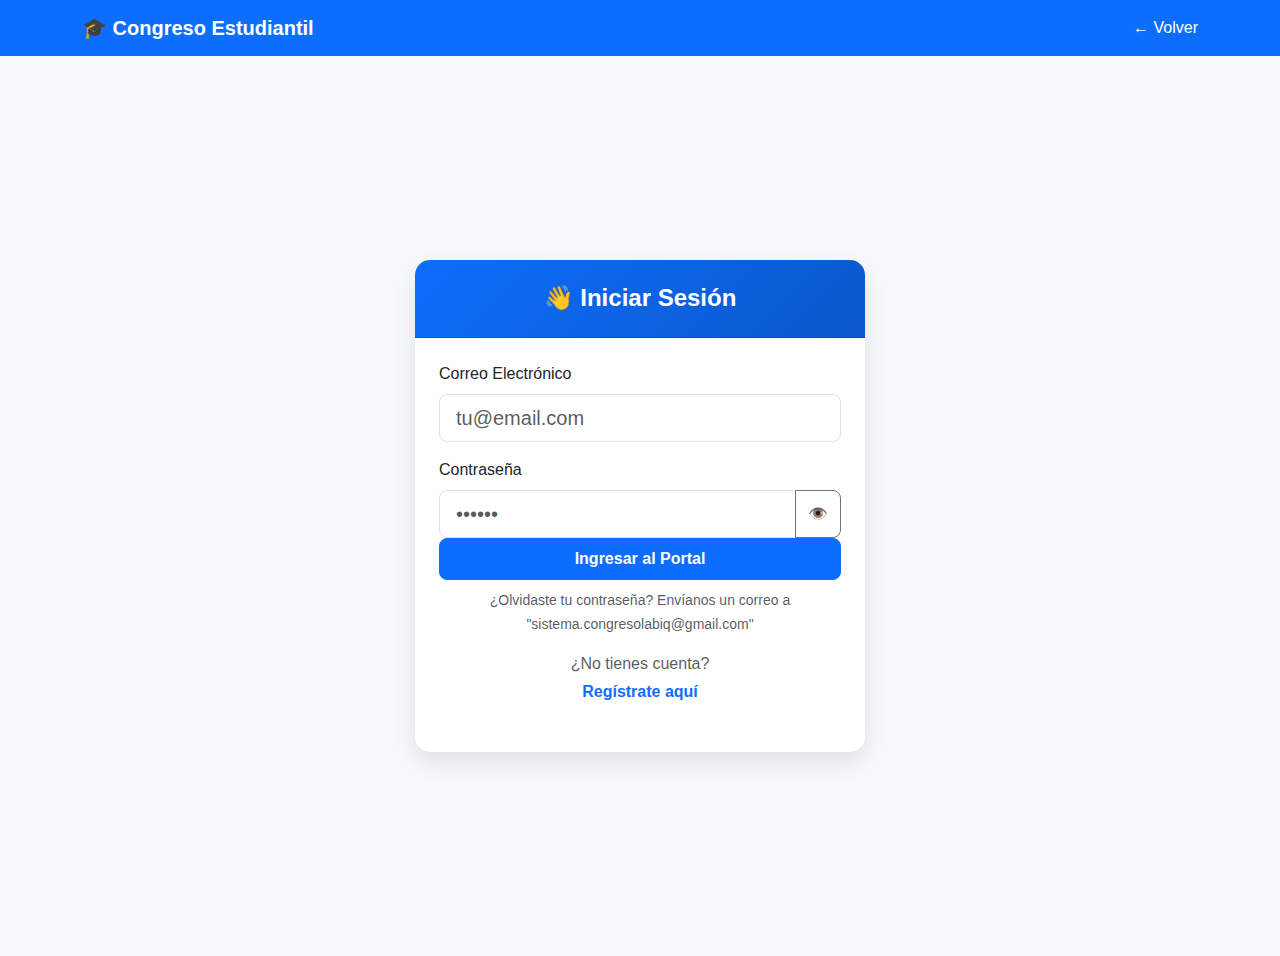
<file: admin-dashboard.html>
<!DOCTYPE html>
<html lang="es">

<head>
    <meta charset="UTF-8">
    <meta name="viewport" content="width=device-width, initial-scale=1.0">
    <title>Panel Admin</title>
    <link href="https://cdn.jsdelivr.net/npm/bootstrap@5.1.3/dist/css/bootstrap.min.css" rel="stylesheet">
    <link href="css/style.css" rel="stylesheet">
    <link rel="icon" type="image/png"
        href="https://raw.githubusercontent.com/congresolabiq-debug/Sistema/refs/heads/main/favicon.ico">
</head>

<body class="admin-container">

    <!-- Navbar con botón Hamburguesa para Móvil -->
    <nav class="navbar navbar-expand-lg navbar-dark bg-primary sticky-top">
        <div class="container">
            <a class="navbar-brand fw-bold" href="#">🎓 Panel Admin</a>

            <!-- Botón toggle para móvil -->
            <button class="navbar-toggler" type="button" data-bs-toggle="collapse" data-bs-target="#navbarNav">
                <span class="navbar-toggler-icon"></span>
            </button>

            <div class="collapse navbar-collapse" id="navbarNav">
                <ul class="navbar-nav ms-auto">
                    <li class="nav-item">
                        <span class="nav-link active">👤 Administrador</span>
                    </li>
                    <li class="nav-item">
                        <!-- Botón Cerrar Sesión -->
                        <button class="btn btn-link nav-link fw-bold" onclick="handleLogout()">
                            🚪 Cerrar Sesión
                        </button>
                    </li>
                </ul>
            </div>
        </div>
    </nav>

    <div class="container-fluid py-4">
        <div class="row">
            <!-- Sidebar -->
            <div class="col-lg-3 mb-4">
                <div class="card stats-card">
                    <div class="card-header bg-primary text-white">
                        <h5 class="mb-0">📊 Menú</h5>
                    </div>
                    <div class="card-body p-2">
                        <div class="d-grid gap-2">
                            <button class="btn btn-outline-primary text-start p-3" onclick="showSection('assignments')">
                                📋 Asignaciones
                            </button>
                            <button class="btn btn-outline-success fw-bold text-start p-3"
                                onclick="showSection('ready')">
                                ✅ Por Dictaminar <span id="readyBadge"
                                    class="badge bg-danger rounded-pill d-none">0</span>
                            </button>
                            <button class="btn btn-outline-secondary text-start p-3" onclick="showSection('works')">
                                📝 Trabajos Pendientes
                            </button>
                            <!-- BOTÓN MOVIDO AL LUGAR CORRECTO -->
                            <button class="btn btn-outline-dark fw-bold text-start p-3" onclick="showSection('event')">
                                🏆 Fase 2: Premiación
                            </button>
                        </div>
                    </div>
                </div>

                <!-- Resultados -->
                <div class="card stats-card mt-3">
                    <div class="card-header bg-info text-white">
                        <h5 class="mb-0">📈 Resultados Fase 1</h5>
                    </div>
                    <div class="card-body">
                        <p class="mb-1">🎤 Ponencia: <strong id="countOral">0</strong></p>
                        <p class="mb-1">📊 Cartel: <strong id="countPoster">0</strong></p>
                        <p class="mb-0 text-danger">❌ Rechazados: <strong id="countRejected">0</strong></p>
                    </div>
                </div>
            </div>

            <!-- Contenido Principal -->
            <div class="col-lg-9">

                <!-- Sección Asignaciones -->
                <div id="assignmentsSection">
                    <h3 class="mb-3">Panel General</h3>
                    <!-- Estadísticas Rápidas -->
                    <div class="row mb-4 g-2">
                        <div class="col-6 col-md-3">
                            <div class="card bg-primary text-white p-3 text-center h-100">
                                <h3 id="totalWorks" class="mb-0">0</h3><small>Total</small>
                            </div>
                        </div>
                        <div class="col-6 col-md-3">
                            <div class="card bg-warning text-dark p-3 text-center h-100">
                                <h3 id="pendingWorks" class="mb-0">0</h3><small>Pendientes</small>
                            </div>
                        </div>
                        <div class="col-6 col-md-3">
                            <div class="card bg-info text-dark p-3 text-center h-100">
                                <h3 id="assignedWorks" class="mb-0">0</h3><small>En Revisión</small>
                            </div>
                        </div>
                        <div class="col-6 col-md-3">
                            <div class="card bg-success text-white p-3 text-center h-100">
                                <h3 id="completedWorks" class="mb-0">0</h3><small>Listos</small>
                            </div>
                        </div>
                    </div>

                    <button class="btn btn-primary mb-3 w-100" onclick="loadAdminDashboard()">🔄 Actualizar
                        Tabla</button>
                    <div id="assignmentsList"></div>
                </div>

                <!-- Sección Dictamen -->
                <div id="readySection" class="d-none">
                    <h3 class="text-success mb-3">✅ Dictamen Final (Fase 1)</h3>
                    <div class="alert alert-info">Revisa que los trabajos tengan 3 evaluaciones antes de dictaminar.
                    </div>
                    <button class="btn btn-success fw-bold w-100 mb-4 py-3 shadow" onclick="finalizeAllReadyWorks()">
                        🚀 DICTAMINAR Y NOTIFICAR TODOS
                    </button>
                    <div id="readyWorksList"></div>
                </div>

                <!-- Sección Pendientes -->
                <div id="worksSection" class="d-none">
                    <h3>Trabajos por Asignar</h3>
                    <button class="btn btn-warning w-100 mb-3" onclick="assignAllPendingWorks()">🎯 Asignar Todos
                        Automáticamente</button>
                    <div id="pendingWorksList"></div>
                </div>

                <!-- SECCIÓN FASE 2: EVENTO Y PREMIACIÓN -->
                <div id="eventSection" class="d-none">
                    <h2 class="mb-4" style="color: #6f42c1;">🎤 Fase 2: Evento Presencial</h2>

                    <div class="card mb-4 border-primary">
                        <div class="card-body d-flex justify-content-between align-items-center">
                            <div>
                                <h5>Asignación de Jueces Presenciales</h5>
                                <p class="mb-0 text-muted">Asigna 3 jueces aleatorios a todos los trabajos aceptados
                                    (Ponencia/Cartel).</p>
                            </div>
                            <button class="btn btn-primary btn-lg" onclick="assignLiveJudges()">
                                🎲 Asignar Jueces Fase 2
                            </button>
                        </div>
                    </div>

                    <h3 class="mb-3">🏆 Tabla de Ganadores (En Tiempo Real)</h3>
                    <div class="row">
                        <div class="col-md-6">
                            <div class="card h-100">
                                <div class="card-header bg-primary text-white text-center">🥇 TOP 3 PONENCIA (ORAL)
                                </div>
                                <div class="card-body p-0">
                                    <ul class="list-group list-group-flush" id="winnersOral">
                                        <li class="list-group-item text-center text-muted">Cargando...</li>
                                    </ul>
                                </div>
                            </div>
                        </div>
                        <div class="col-md-6">
                            <div class="card h-100">
                                <div class="card-header bg-success text-white text-center">🥇 TOP 3 CARTEL (PÓSTER)
                                </div>
                                <div class="card-body p-0">
                                    <ul class="list-group list-group-flush" id="winnersPoster">
                                        <li class="list-group-item text-center text-muted">Cargando...</li>
                                    </ul>
                                </div>
                            </div>
                        </div>
                    </div>
                </div>

            </div>
        </div>
    </div>

    <!-- Modal Progreso -->
    <div class="modal fade" id="progressModal" tabindex="-1" data-bs-backdrop="static">
        <div class="modal-dialog modal-dialog-centered">
            <div class="modal-content">
                <div class="modal-body text-center py-4">
                    <div class="spinner-border text-primary mb-3"></div>
                    <h5 id="progressMessage">Procesando...</h5>
                </div>
            </div>
        </div>
    </div>

    <!-- SCRIPTS -->
    <script src="https://cdn.jsdelivr.net/npm/bootstrap@5.1.3/dist/js/bootstrap.bundle.min.js"></script>
    <script src="js/api-client.js"></script>
    <script src="js/evaluation-assignment.js"></script>

    <script>
        // Variables globales
        let allWorks = [], pendingWorks = [], readyWorksCache = [], allAssignmentsCache = [];
        let assignmentSystem = new EvaluationAssignment();
        let progressModal = null;

        document.addEventListener('DOMContentLoaded', () => {
            progressModal = new bootstrap.Modal(document.getElementById('progressModal'));
            checkAdminAuth();
        });

        async function handleLogout() {
            if (confirm('¿Cerrar sesión?')) {
                await window.apiClient.logoutUser();
                window.location.href = 'index.html';
            }
        }

        async function checkAdminAuth() {
            const session = await window.apiClient.checkAuth();
            if (!session) return window.location.href = 'login.html';
            const profile = await window.apiClient.getUserProfile(session.user.id);
            if (profile?.user_type !== 'admin') return window.location.href = 'student-dashboard.html';
            loadAdminDashboard();
        }

        async function loadAdminDashboard() {
            try {
                const [works, assignments, evaluators] = await Promise.all([
                    window.apiClient.getAllWorks(),
                    window.apiClient.getAssignments(),
                    window.apiClient.getEvaluators()
                ]);

                allWorks = works;
                pendingWorks = works.filter(w => w.status === 'pending');
                allAssignmentsCache = assignments;

                updateStats();
                renderLists();
                calculateReadyWorks();

            } catch (e) { alert('Error: ' + e.message); }
        }

        function renderLists() {
            // Asignaciones
            const assList = document.getElementById('assignmentsList');
            assList.innerHTML = allAssignmentsCache.slice(0, 10).map(a => `
                <div class="card mb-2 shadow-sm"><div class="card-body py-2 row align-items-center">
                    <div class="col-8"><strong>${a.works?.title}</strong><br><small>${a.user_profiles?.name}</small></div>
                    <div class="col-4 text-end"><span class="badge bg-${a.status === 'completed' ? 'success' : 'warning'}">${a.status}</span></div>
                </div></div>`).join('') || '<p class="text-center text-muted">Sin datos</p>';

            // Pendientes
            document.getElementById('pendingWorksList').innerHTML = pendingWorks.map(w => `
                <div class="card mb-3 border-warning"><div class="card-body row align-items-center">
                    <div class="col-9"><h6>${w.title}</h6><small>${w.student_name}</small></div>
                    <div class="col-3 text-end"><button class="btn btn-sm btn-success" onclick="assignOne('${w.id}')">Asignar</button></div>
                </div></div>`).join('');
        }

        function calculateReadyWorks() {
            const container = document.getElementById('readyWorksList');
            readyWorksCache = allWorks.filter(w => {
                if (w.status !== 'under_review') return false;
                const assigns = allAssignmentsCache.filter(a => a.work_id === w.id);
                const completed = assigns.filter(a => a.status === 'completed').length;
                return assigns.length >= 3 && completed === assigns.length;
            });

            const badge = document.getElementById('readyBadge');
            badge.textContent = readyWorksCache.length;
            badge.classList.toggle('d-none', readyWorksCache.length === 0);

            container.innerHTML = readyWorksCache.map(w => `
                <div class="card mb-3 border-success"><div class="card-body">
                    <h6 class="text-success">${w.title}</h6>
                    <small>Semestre: ${w.semester}</small>
                </div></div>
            `).join('') || '<p class="text-muted text-center">No hay trabajos listos.</p>';
        }

        async function finalizeAllReadyWorks() {
            if (!readyWorksCache.length) return alert('No hay trabajos listos.');
            if (!confirm(`¿Dictaminar ${readyWorksCache.length} trabajos? (Regla Top 2 Semestre)`)) return;

            progressModal.show();
            try {
                const res = await window.apiClient.batchFinalize();
                progressModal.hide();
                if (res.success) { alert(`✅ Finalizado. ${res.count} trabajos procesados.`); loadAdminDashboard(); }
            } catch (e) { progressModal.hide(); alert('Error: ' + e.message); }
        }

        async function assignAllPendingWorks() {
            if (!pendingWorks.length) return alert('Nada pendiente');
            progressModal.show();
            let count = 0;
            for (const w of pendingWorks) {
                if ((await assignmentSystem.assignWorksToEvaluators(w.id, 3)).success) count++;
            }
            progressModal.hide();
            alert(`Asignados ${count}`);
            loadAdminDashboard();
        }

        async function assignOne(id) {
            if (confirm('¿Asignar?')) {
                await assignmentSystem.assignWorksToEvaluators(id, 3);
                loadAdminDashboard();
            }
        }

        // --- FUNCIONES FASE 2 ---
        async function assignLiveJudges() {
            if (!confirm('¿Asignar jueces a todos los trabajos aceptados para la evaluación presencial?')) return;
            const res = await window.apiClient.assignLiveWorks();
            if (res.success) alert(`✅ Se generaron ${res.count} asignaciones para el evento.`);
            else alert('Error: ' + res.error);
        }

        async function loadWinners() {
            const res = await window.apiClient.getWinners();
            if (res) {
                renderWinnerList('winnersOral', res.oral);
                renderWinnerList('winnersPoster', res.poster);
            }
        }

        function renderWinnerList(elementId, list) {
            const el = document.getElementById(elementId);
            if (!list || list.length === 0) { el.innerHTML = '<li class="list-group-item text-center">Sin datos aún</li>'; return; }

            el.innerHTML = list.map((w, i) => `
                <li class="list-group-item d-flex justify-content-between align-items-center">
                    <div>
                        <span class="badge bg-warning text-dark me-2">#${i + 1}</span>
                        <strong>${w.title}</strong><br>
                        <small>${w.student_name}</small>
                    </div>
                    <span class="badge bg-secondary rounded-pill" style="font-size:1em;">${w.live_score || 0} pts</span>
                </li>
            `).join('');
        }

        function updateStats() {
            document.getElementById('totalWorks').textContent = allWorks.length;
            document.getElementById('pendingWorks').textContent = pendingWorks.length;
            document.getElementById('assignedWorks').textContent = allWorks.filter(w => w.status === 'under_review').length;
            document.getElementById('completedWorks').textContent = allWorks.filter(w => ['accepted_oral', 'accepted_poster', 'rejected'].includes(w.status)).length;

            document.getElementById('countOral').textContent = allWorks.filter(w => w.status === 'accepted_oral').length;
            document.getElementById('countPoster').textContent = allWorks.filter(w => w.status === 'accepted_poster').length;
            document.getElementById('countRejected').textContent = allWorks.filter(w => w.status === 'rejected').length;
        }

        function showSection(id) {
            // Ocultar todas las secciones incluyendo 'event'
            ['assignments', 'works', 'ready', 'event'].forEach(s => {
                const el = document.getElementById(s + 'Section');
                if (el) el.classList.add('d-none');
            });

            // Mostrar la seleccionada
            const target = document.getElementById(id + 'Section');
            if (target) {
                target.classList.remove('d-none');
                if (id === 'event') loadWinners(); // Cargar ganadores solo si es la sección de evento
            }
        }

        // --- RENDERIZADO DE GANADORES CON BOTÓN ---
        function renderWinnerList(elementId, list) {
            const el = document.getElementById(elementId);

            if (!list || list.length === 0) {
                el.innerHTML = '<li class="list-group-item text-center text-muted">Sin evaluaciones aún</li>';
                return;
            }

            el.innerHTML = list.map((w, i) => `
                <li class="list-group-item">
                    <div class="d-flex justify-content-between align-items-start mb-2">
                        <div class="me-2">
                            <span class="badge bg-warning text-dark me-1">#${i + 1}</span>
                            <strong>${w.title}</strong>
                        </div>
                        <span class="badge bg-secondary rounded-pill text-nowrap">${w.live_score || 0} pts</span>
                    </div>
                    
                    <div class="d-flex justify-content-between align-items-center mt-2 pt-2 border-top">
                        <small class="text-muted text-truncate" style="max-width: 50%;">
                            🎓 ${w.student_name}
                        </small>
                        
                        <button class="btn btn-sm btn-outline-primary fw-bold" onclick="generateCertificates('${w.id}')">
                            📜 Generar Constancia
                        </button>
                    </div>
                </li>
            `).join('');
        }

        // --- ACCIÓN: GENERAR CONSTANCIAS ---
        async function generateCertificates(workId) {
            // Confirmación
            if (!confirm('¿Generar los PDFs de las constancias para este equipo?\n\nSe guardarán en tu Google Drive.')) return;

            // Feedback visual en el botón
            const btn = event.target;
            const originalText = btn.innerHTML;
            const originalClass = btn.className;

            btn.disabled = true;
            btn.innerHTML = '<span class="spinner-border spinner-border-sm"></span> Creando...';
            btn.className = 'btn btn-sm btn-warning fw-bold';

            try {
                // Llamada al backend
                const res = await window.apiClient.generateCertificates(workId);

                if (res.success) {
                    btn.innerHTML = '✅ PDFs Listos';
                    btn.className = 'btn btn-sm btn-success fw-bold';

                    // Preguntar si abrir la carpeta
                    setTimeout(() => {
                        if (confirm(`✅ ¡Éxito!\nSe generaron ${res.count} constancias.\n\n¿Quieres abrir la carpeta de Google Drive ahora?`)) {
                            window.open(res.folderUrl, '_blank');
                        }
                    }, 500);
                } else {
                    throw new Error(res.error);
                }
            } catch (e) {
                alert('❌ Error: ' + e.message);
                btn.disabled = false;
                btn.innerHTML = originalText;
                btn.className = originalClass;
            }
        }

    </script>
</body>

</html>
</file>
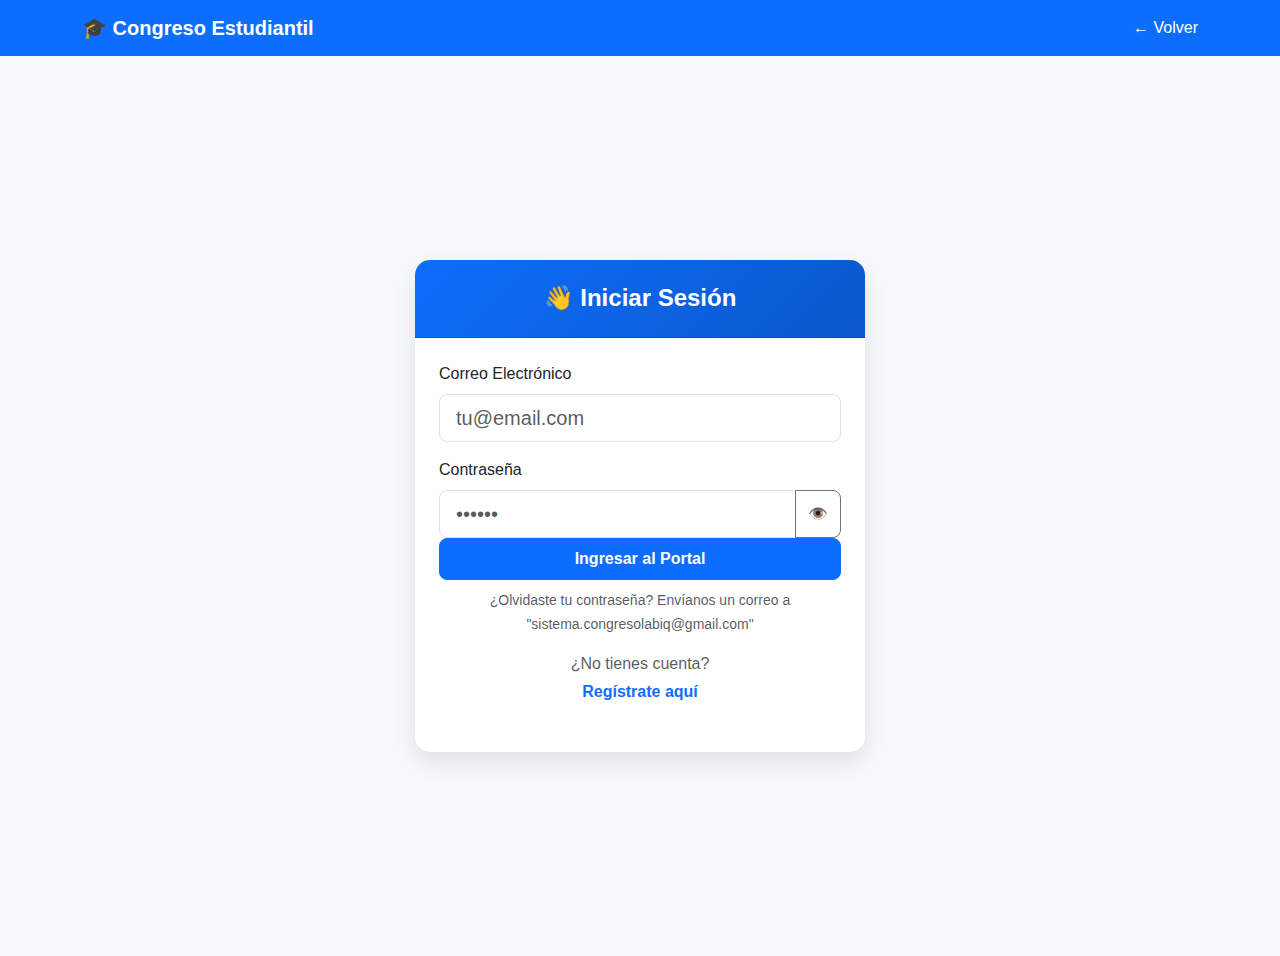
<file: evaluator-dashboard.html>
Evaluator dashboard · HTML
Copiar

<!DOCTYPE html>
<html lang="es">

<head>
    <meta charset="UTF-8">
    <meta name="viewport" content="width=device-width, initial-scale=1.0">
    <title>Panel Evaluador - Congreso</title>
    <link href="https://cdn.jsdelivr.net/npm/bootstrap@5.1.3/dist/css/bootstrap.min.css" rel="stylesheet">
    <link rel="icon" type="image/png"
        href="https://raw.githubusercontent.com/congresolabiq-debug/Sistema/refs/heads/main/favicon.ico">
    <style>
        body {
            background-color: #f4f6f9;
        }

        .work-card {
            border-left: 5px solid #0d6efd;
            transition: transform 0.2s;
        }

        .work-card.live {
            border-left-color: #6f42c1;
        }

        .work-card:hover {
            transform: translateY(-3px);
            box-shadow: 0 5px 15px rgba(0, 0, 0, 0.1);
        }

        .nav-tabs .nav-link.active {
            font-weight: bold;
            border-top: 3px solid #0d6efd;
        }

        .score-display {
            font-size: 1.2rem;
            font-weight: bold;
            color: #6f42c1;
        }

        .badge-evaluado {
            background-color: #198754;
            color: white;
            padding: 6px 12px;
            border-radius: 20px;
            font-size: .85rem;
        }
    </style>
</head>

<body>

    <nav class="navbar navbar-expand-lg navbar-dark bg-primary mb-4">
        <div class="container">
            <a class="navbar-brand fw-bold" href="#">👨‍🏫 Panel Evaluador</a>
            <button class="btn btn-outline-light btn-sm" onclick="logout()">🚪 Salir</button>
        </div>
    </nav>

    <div class="container">

        <!-- Pestañas de Fase -->
        <ul class="nav nav-tabs mb-4" id="myTab" role="tablist">
            <li class="nav-item">
                <button class="nav-link active" id="phase1-tab" data-bs-toggle="tab" data-bs-target="#phase1"
                    type="button">
                    📄 Fase 1: Documental
                </button>
            </li>
            <li class="nav-item">
                <button class="nav-link" id="phase2-tab" data-bs-toggle="tab" data-bs-target="#phase2" type="button">
                    🎤 Fase 2: Presencial (En Vivo)
                </button>
            </li>
        </ul>

        <div class="tab-content" id="myTabContent">

            <!-- FASE 1 -->
            <div class="tab-pane fade show active" id="phase1">
                <div class="d-flex justify-content-between align-items-center mb-3">
                    <h4 class="text-secondary mb-0">Evaluación de Escritos</h4>
                    <button class="btn btn-sm btn-outline-primary" onclick="loadPhase1()">🔄 Actualizar</button>
                </div>
                <div class="alert alert-info">
                    <strong>Instrucciones:</strong> Abre el PDF de cada trabajo, califícalo del 0 al 100 y elige la
                    modalidad sugerida.
                    Solo ves los trabajos que aún <strong>no has evaluado</strong>.
                </div>
                <div id="phase1List" class="row">
                    <div class="text-center py-5">
                        <div class="spinner-border text-primary"></div>
                        <p class="mt-2 text-muted">Cargando tus asignaciones...</p>
                    </div>
                </div>
            </div>

            <!-- FASE 2 -->
            <div class="tab-pane fade" id="phase2">
                <div class="alert alert-info border-start border-4 border-info">
                    <strong>Instrucciones:</strong> Evalúa al alumno durante su presentación en vivo. Escala de 0 a 5
                    por criterio.
                </div>
                <div id="phase2List" class="row">
                    <div class="text-center py-5">
                        <div class="spinner-border text-primary"></div>
                        <p class="mt-2 text-muted">Cargando evaluaciones presenciales...</p>
                    </div>
                </div>
            </div>

        </div>
    </div>

    <!-- ✅ MODAL FASE 1 RESTAURADO Y COMPLETO -->
    <div class="modal fade" id="evalModal" tabindex="-1" data-bs-backdrop="static">
        <div class="modal-dialog modal-lg">
            <div class="modal-content">
                <div class="modal-header bg-primary text-white">
                    <h5 class="modal-title">📋 Evaluación Documental</h5>
                    <button type="button" class="btn-close btn-close-white" data-bs-dismiss="modal"></button>
                </div>
                <div class="modal-body">
                    <h6 id="evalWorkTitle" class="text-primary mb-1 fw-bold"></h6>
                    <p id="evalWorkSemester" class="text-muted mb-2"></p>
                    <a id="evalWorkUrl" href="#" target="_blank" class="btn btn-sm btn-outline-primary mb-3">
                        📄 Abrir PDF del trabajo
                    </a>

                    <hr>

                    <div class="mb-3">
                        <label class="form-label fw-bold">Puntuación Total <span class="text-danger">*</span> <small
                                class="text-muted fw-normal">(0 - 100)</small></label>
                        <input type="number" class="form-control" id="evalScore" min="0" max="100" placeholder="Ej: 85"
                            required>
                        <div class="form-text">Una calificación ≥ 70 se considera aprobatoria para selección.</div>
                    </div>

                    <div class="mb-3">
                        <label class="form-label fw-bold">Modalidad Sugerida <span class="text-danger">*</span></label>
                        <select class="form-select" id="evalModality" required>
                            <option value="">-- Selecciona una modalidad --</option>
                            <option value="ponencia">🎤 Ponencia (Oral)</option>
                            <option value="poster">📊 Cartel (Póster)</option>
                        </select>
                        <div class="form-text">El comité tomará en cuenta la sugerencia de los 3 evaluadores.</div>
                    </div>

                    <div class="mb-3">
                        <label class="form-label fw-bold">Retroalimentación para el alumno</label>
                        <textarea class="form-control" id="evalComments" rows="4"
                            placeholder="Describe los puntos fuertes del trabajo, áreas de mejora, observaciones metodológicas, etc."></textarea>
                    </div>
                </div>
                <div class="modal-footer">
                    <button type="button" class="btn btn-secondary" data-bs-dismiss="modal">Cancelar</button>
                    <button type="button" class="btn btn-success fw-bold" onclick="submitEval()">
                        ✅ Enviar Evaluación
                    </button>
                </div>
            </div>
        </div>
    </div>

    <!-- MODAL FASE 2 -->
    <div class="modal fade" id="liveModal" tabindex="-1" data-bs-backdrop="static">
        <div class="modal-dialog">
            <div class="modal-content">
                <div class="modal-header text-white" style="background: #6f42c1;">
                    <h5 class="modal-title">🎤 Evaluación Presencial</h5>
                    <button type="button" class="btn-close btn-close-white" data-bs-dismiss="modal"></button>
                </div>
                <div class="modal-body">
                    <h5 id="liveWorkTitle" class="mb-3" style="color:#6f42c1;"></h5>
                    <form id="liveForm">

                        <div class="mb-3">
                            <label class="form-label fw-bold">1. Tono de voz (0-5)</label>
                            <input type="range" class="form-range" min="0" max="5" step="1" value="0"
                                oninput="updLive(this)">
                            <div class="text-end fw-bold text-primary">0</div>
                        </div>
                        <div class="mb-3">
                            <label class="form-label fw-bold">2. Calidad de presentación (0-5)</label>
                            <input type="range" class="form-range" min="0" max="5" step="1" value="0"
                                oninput="updLive(this)">
                            <div class="text-end fw-bold text-primary">0</div>
                        </div>
                        <div class="mb-3">
                            <label class="form-label fw-bold">3. Dominio del contenido (0-5)</label>
                            <input type="range" class="form-range" min="0" max="5" step="1" value="0"
                                oninput="updLive(this)">
                            <div class="text-end fw-bold text-primary">0</div>
                        </div>
                        <div class="mb-3">
                            <label class="form-label fw-bold">4. Lenguaje corporal (0-5)</label>
                            <input type="range" class="form-range" min="0" max="5" step="1" value="0"
                                oninput="updLive(this)">
                            <div class="text-end fw-bold text-primary">0</div>
                        </div>
                        <div class="mb-3">
                            <label class="form-label fw-bold">5. Recursos visuales (0-5)</label>
                            <input type="range" class="form-range" min="0" max="5" step="1" value="0"
                                oninput="updLive(this)">
                            <div class="text-end fw-bold text-primary">0</div>
                        </div>
                        <div class="mb-3">
                            <label class="form-label fw-bold">6. Comunicación escrita (0-5)</label>
                            <input type="range" class="form-range" min="0" max="5" step="1" value="0"
                                oninput="updLive(this)">
                            <div class="text-end fw-bold text-primary">0</div>
                        </div>

                        <div class="alert alert-secondary text-center">
                            Total: <span id="liveTotal" class="fw-bold fs-5">0</span> / 30
                        </div>

                        <div class="mb-3">
                            <label class="form-label">Comentarios adicionales</label>
                            <textarea class="form-control" id="liveComments" rows="3"
                                placeholder="Observaciones sobre la presentación en vivo..."></textarea>
                        </div>
                    </form>
                </div>
                <div class="modal-footer">
                    <button type="button" class="btn btn-secondary" data-bs-dismiss="modal">Cancelar</button>
                    <button type="button" class="btn btn-success fw-bold" onclick="submitLive()">
                        ✅ Enviar Calificación
                    </button>
                </div>
            </div>
        </div>
    </div>

    <script src="https://cdn.jsdelivr.net/npm/bootstrap@5.1.3/dist/js/bootstrap.bundle.min.js"></script>
    <script src="js/api-client.js"></script>
    <script src="js/evaluation-assignment.js"></script>
    <script>
        let session = null;
        let currentAssignmentId = null; // Fase 1
        let currentWorkId = null;       // Fase 1
        let currentLiveId = null;       // Fase 2
        let currentLiveWorkId = null;   // Fase 2

        document.addEventListener('DOMContentLoaded', async () => {
            session = await window.apiClient.checkAuth();
            if (!session) return window.location.href = 'login.html';
            loadPhase1();
            loadPhase2();
        });

        // ============================================================
        // FASE 1 — Evaluación Documental
        // ============================================================

        async function loadPhase1() {
            const container = document.getElementById('phase1List');
            container.innerHTML = `<div class="col-12 text-center py-4">
      <div class="spinner-border text-primary"></div>
      <p class="mt-2 text-muted">Cargando...</p>
    </div>`;

            const system = new EvaluationAssignment();
            // ✅ Solo trae las asignaciones PENDIENTES (status !== 'completed')
            const assigns = await system.getAssignedWorks(session.user.id);

            if (assigns.length === 0) {
                container.innerHTML = `
        <div class="col-12">
          <div class="alert alert-success text-center">
            <h5>🎉 ¡Al día!</h5>
            <p class="mb-0">No tienes evaluaciones documentales pendientes.</p>
          </div>
        </div>`;
                return;
            }

            container.innerHTML = assigns.map(a => `
      <div class="col-md-6 mb-3">
        <div class="card work-card h-100 shadow-sm">
          <div class="card-body">
            <h5 class="text-primary mb-1">${a.works?.title || 'Sin título'}</h5>
            <p class="mb-1 text-muted"><small>📅 Semestre: ${a.works?.semester || 'N/D'}</small></p>
            <p class="mb-2 text-muted"><small>👤 Alumno: ${a.works?.student_name || 'N/D'}</small></p>
            <button class="btn btn-primary btn-sm w-100 mt-2"
              onclick="openEval('${a.id}', '${a.work_id}', \`${(a.works?.title || '').replace(/`/g, "'")}\`, '${a.works?.url || ''}', '${a.works?.semester || ''}')">
              📝 Evaluar Documento
            </button>
          </div>
        </div>
      </div>
    `).join('');
        }

        // ✅ RESTAURADO: Abre el modal de evaluación Fase 1
        function openEval(assignId, workId, title, url, semester) {
            currentAssignmentId = assignId;
            currentWorkId = workId;
            document.getElementById('evalWorkTitle').innerText = title;
            document.getElementById('evalWorkSemester').innerText = semester ? `📅 Semestre: ${semester}` : '';
            const urlEl = document.getElementById('evalWorkUrl');
            urlEl.href = url || '#';
            urlEl.style.display = url ? 'inline-block' : 'none';
            // Limpiar formulario
            document.getElementById('evalScore').value = '';
            document.getElementById('evalModality').value = '';
            document.getElementById('evalComments').value = '';
            new bootstrap.Modal(document.getElementById('evalModal')).show();
        }

        // ✅ RESTAURADO: Envía la evaluación Fase 1
        async function submitEval() {
            const score = parseInt(document.getElementById('evalScore').value);
            const modality = document.getElementById('evalModality').value;
            const comments = document.getElementById('evalComments').value.trim();

            if (isNaN(score) || score < 0 || score > 100) {
                alert('⚠️ Ingresa una puntuación válida entre 0 y 100.');
                return;
            }
            if (!modality) {
                alert('⚠️ Selecciona una modalidad sugerida.');
                return;
            }
            if (!confirm('¿Enviar evaluación? Esta acción no se puede deshacer.')) return;

            const btn = document.querySelector('#evalModal .btn-success');
            btn.disabled = true;
            btn.innerHTML = '<span class="spinner-border spinner-border-sm"></span> Enviando...';

            const data = {
                action: 'submitEvaluation',
                work_id: currentWorkId,
                evaluator_id: session.user.id,
                assignment_id: currentAssignmentId,
                total_score: score,
                modalidad_sugerida: modality,
                comentarios: comments
            };

            const res = await window.apiClient.post(data);

            btn.disabled = false;
            btn.innerHTML = '✅ Enviar Evaluación';

            if (res.success) {
                bootstrap.Modal.getInstance(document.getElementById('evalModal')).hide();
                alert('✅ Evaluación enviada correctamente.');
                loadPhase1(); // Recargar lista (el trabajo evaluado desaparecerá)
            } else {
                alert('❌ Error al enviar: ' + res.error);
            }
        }

        // ============================================================
        // FASE 2 — Evaluación Presencial
        // ============================================================

        async function loadPhase2() {
            const container = document.getElementById('phase2List');
            const allLive = await window.apiClient.getLiveAssignments();
            const myLive = allLive.filter(a => a.evaluator_id === session.user.id);

            if (myLive.length === 0) {
                container.innerHTML = `<div class="col-12">
        <div class="alert alert-secondary text-center">
          No tienes evaluaciones presenciales asignadas aún.
        </div>
      </div>`;
                return;
            }

            container.innerHTML = myLive.map(a => `
      <div class="col-md-6 mb-3">
        <div class="card work-card live h-100 shadow-sm">
          <div class="card-body">
            <h5 class="fw-bold mb-1" style="color: #6f42c1;">${a.works?.title || 'Sin título'}</h5>
            <p class="mb-1"><strong>Modalidad:</strong>
              ${(a.works?.status || '').includes('oral') ? '🎤 Ponencia' : '📊 Cartel'}
            </p>
            <p class="mb-2"><strong>Equipo:</strong> ${a.works?.student_name || 'N/D'}</p>
            ${a.status === 'completed'
                    ? '<button class="btn btn-secondary w-100" disabled>✅ Ya evaluado</button>'
                    : `<button class="btn w-100 text-white fw-bold" style="background-color:#6f42c1;"
                  onclick="openLive('${a.id}', '${a.work_id}', \`${(a.works?.title || '').replace(/`/g, "'")}\`)">
                  ⭐ Evaluar Presentación
                </button>`
                }
          </div>
        </div>
      </div>
    `).join('');
        }

        function openLive(assignId, workId, title) {
            currentLiveId = assignId;
            currentLiveWorkId = workId;
            document.getElementById('liveWorkTitle').innerText = title;
            document.getElementById('liveForm').reset();
            // Resetear displays de valores
            document.querySelectorAll('#liveForm .text-end.fw-bold').forEach(el => el.innerText = '0');
            document.getElementById('liveTotal').innerText = '0';
            new bootstrap.Modal(document.getElementById('liveModal')).show();
        }

        function updLive(input) {
            input.nextElementSibling.innerText = input.value;
            let sum = 0;
            document.querySelectorAll('#liveForm input[type=range]').forEach(r => sum += parseInt(r.value || 0));
            document.getElementById('liveTotal').innerText = sum;
        }

        async function submitLive() {
            if (!confirm('¿Enviar calificación presencial? Esta acción no se puede deshacer.')) return;

            const inputs = document.querySelectorAll('#liveForm input[type=range]');
            const scores = Array.from(inputs).map(i => parseInt(i.value || 0));
            const total = scores.reduce((a, b) => a + b, 0);

            const data = {
                assignment_id: currentLiveId,
                work_id: currentLiveWorkId,
                evaluator_id: session.user.id,
                s1: scores[0], s2: scores[1], s3: scores[2],
                s4: scores[3], s5: scores[4], s6: scores[5],
                total_score: total,
                comments: document.getElementById('liveComments').value
            };

            const btn = document.querySelector('#liveModal .btn-success');
            btn.disabled = true;
            btn.innerHTML = '<span class="spinner-border spinner-border-sm"></span> Enviando...';

            const res = await window.apiClient.submitLiveEvaluation(data);

            btn.disabled = false;
            btn.innerHTML = '✅ Enviar Calificación';

            if (res.success) {
                bootstrap.Modal.getInstance(document.getElementById('liveModal')).hide();
                alert('✅ Evaluación presencial guardada.');
                loadPhase2();
            } else {
                alert('❌ Error: ' + res.error);
            }
        }

        async function logout() {
            await window.apiClient.logoutUser();
            window.location.href = 'index.html';
        }
    </script>
</body>

</html>
</file>
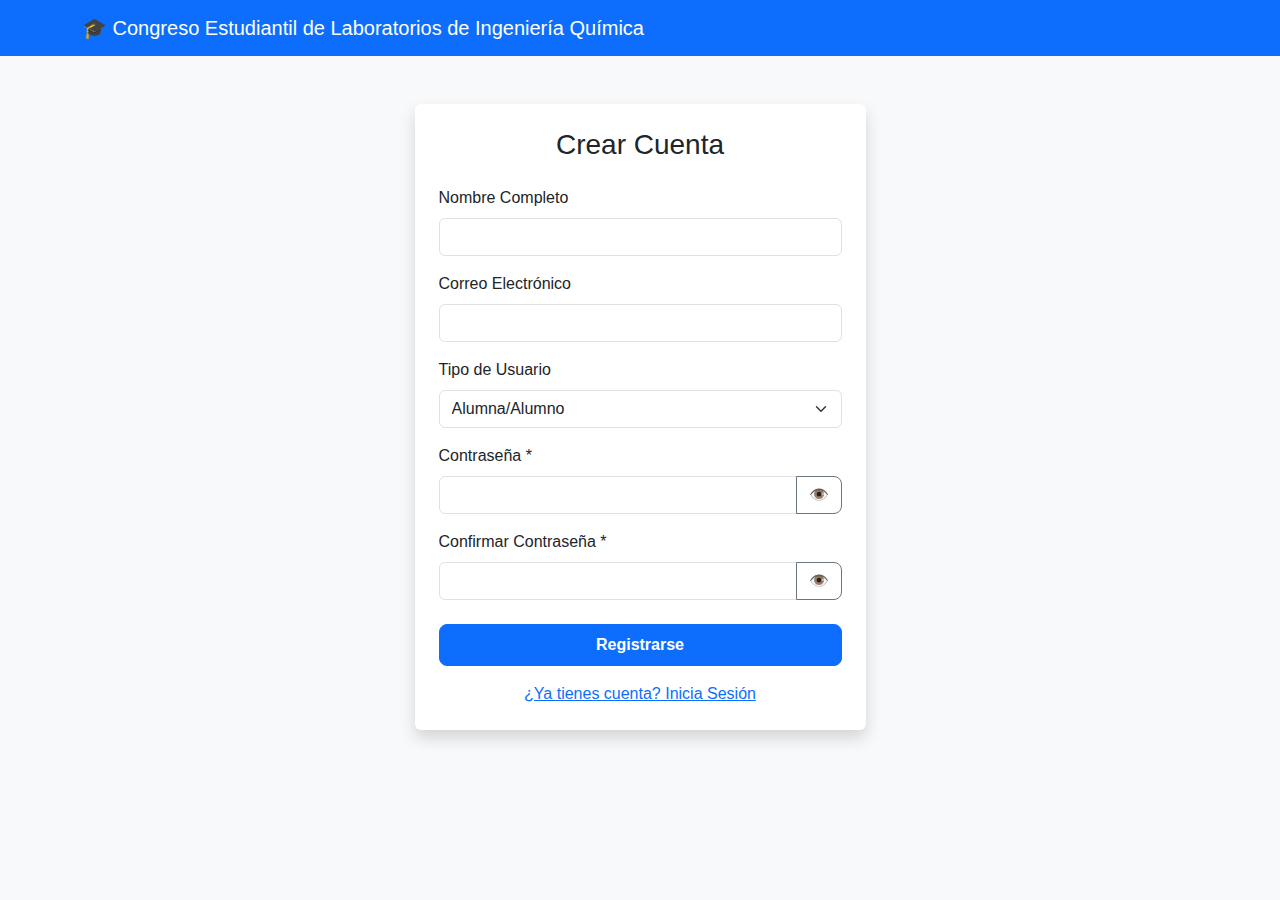
<file: register.html>
<!DOCTYPE html>
<html lang="es">

<head>
    <meta charset="UTF-8">
    <meta name="viewport" content="width=device-width, initial-scale=1.0">
    <title>Registro - Portal Congreso</title>
    <link href="https://cdn.jsdelivr.net/npm/bootstrap@5.1.3/dist/css/bootstrap.min.css" rel="stylesheet">
    <link href="css/style.css" rel="stylesheet">
    <link rel="icon" type="image/png"
        href="https://raw.githubusercontent.com/congresolabiq-debug/Sistema/refs/heads/main/favicon.ico">
</head>

<body class="bg-light">
    <nav class="navbar navbar-expand-lg navbar-dark bg-primary">
        <div class="container">
            <a class="navbar-brand" href="index.html">🎓 Congreso Estudiantil de Laboratorios de Ingeniería Química</a>
        </div>
    </nav>

    <div class="container py-5">
        <div class="row justify-content-center">
            <div class="col-md-5">
                <div class="card shadow border-0">
                    <div class="card-body p-4">
                        <h3 class="text-center mb-4">Crear Cuenta</h3>
                        <form id="registerForm">
                            <div class="mb-3">
                                <label class="form-label">Nombre Completo</label>
                                <input type="text" class="form-control" id="name" required>
                            </div>
                            <div class="mb-3">
                                <label class="form-label">Correo Electrónico</label>
                                <input type="email" class="form-control" id="email" required>
                            </div>

                            <div class="mb-3">
                                <label class="form-label">Tipo de Usuario</label>
                                <select class="form-select" id="userType" onchange="toggleAdminCode()" required>
                                    <option value="student">Alumna/Alumno</option>
                                    <option value="evaluator">Evaluador</option>
                                </select>
                            </div>

                            <!-- CAMPO OCULTO DE CÓDIGO -->
                            <div class="mb-3 d-none" id="adminCodeGroup">
                                <label class="form-label text-danger fw-bold">Código de Acceso Docente *</label>
                                <div class="input-group">
                                    <input type="password" class="form-control border-danger" id="adminCode"
                                        placeholder="Ingresa la clave de profesor">
                                    <button class="btn btn-outline-danger" type="button"
                                        onclick="togglePassword('adminCode', this)">
                                        👁️
                                    </button>
                                </div>
                                <div class="form-text text-danger">Solo personal autorizado puede registrarse como
                                    evaluador.</div>
                                <!-- Campo para grupos del profesor (Solo visible para evaluadores) -->
                                <div class="mb-3 d-none" id="evaluatorGroupsGroup">
                                    <label class="form-label fw-bold">Grupos a los que imparte clase *</label>
                                    <input type="text" class="form-control" id="evaluatorGroups"
                                        placeholder="Ej: 4301, 4852, 4102">
                                    <div class="form-text">Indica los grupos en los que imparte clase este semestre.
                                    </div>
                                </div>
                            </div>

                            <!-- Contraseña -->
                            <div class="mb-3">
                                <label class="form-label">Contraseña *</label>
                                <div class="input-group">
                                    <input type="password" class="form-control" id="password" minlength="6" required>
                                    <button class="btn btn-outline-secondary" type="button"
                                        onclick="togglePassword('password', this)">
                                        👁️
                                    </button>
                                </div>
                            </div>

                            <!-- Confirmar Contraseña (NUEVO) -->
                            <div class="mb-3">
                                <label class="form-label">Confirmar Contraseña *</label>
                                <div class="input-group">
                                    <input type="password" class="form-control" id="confirmPassword" minlength="6"
                                        required>
                                    <button class="btn btn-outline-secondary" type="button"
                                        onclick="togglePassword('confirmPassword', this)">
                                        👁️
                                    </button>
                                </div>
                                <div id="passError" class="form-text text-danger d-none">❌ Las contraseñas no coinciden.
                                </div>
                            </div>

                            <button type="submit" class="btn btn-primary w-100 py-2 mt-2">Registrarse</button>
                        </form>
                        <div class="text-center mt-3">
                            <a href="login.html">¿Ya tienes cuenta? Inicia Sesión</a>
                        </div>
                    </div>
                </div>
            </div>
        </div>
    </div>

    <script src="js/api-client.js"></script>
    <script>
        // Mostrar/Ocultar campo de código
        function toggleAdminCode() {
            const type = document.getElementById('userType').value;
            const codeGroup = document.getElementById('adminCodeGroup');
            const groupsGroup = document.getElementById('evaluatorGroupsGroup'); // Nuevo

            if (type === 'evaluator') {
                codeGroup.classList.remove('d-none');
                groupsGroup.classList.remove('d-none'); // Mostrar
                document.getElementById('adminCode').required = true;
                document.getElementById('evaluatorGroups').required = true; // Hacerlo obligatorio
            } else {
                codeGroup.classList.add('d-none');
                groupsGroup.classList.add('d-none'); // Ocultar
                document.getElementById('adminCode').required = false;
                document.getElementById('evaluatorGroups').required = false;
                document.getElementById('adminCode').value = '';
                document.getElementById('evaluatorGroups').value = '';
            }
        }

        // Manejo del Registro
        document.getElementById('registerForm').addEventListener('submit', async (e) => {
            e.preventDefault();

            const name = document.getElementById('name').value;
            const email = document.getElementById('email').value;
            const type = document.getElementById('userType').value;
            const pass = document.getElementById('password').value;
            const confirmPass = document.getElementById('confirmPassword').value; // Nuevo
            const adminCode = document.getElementById('adminCode').value;
            const evaluatorGroups = document.getElementById('evaluatorGroups').value;
            const passError = document.getElementById('passError');

            // 1. VALIDACIÓN DE COINCIDENCIA DE CONTRASEÑA
            if (pass !== confirmPass) {
                passError.classList.remove('d-none');
                document.getElementById('confirmPassword').classList.add('is-invalid');
                alert('❌ Las contraseñas no coinciden. Por favor, verifícalas.');
                return;
            } else {
                passError.classList.add('d-none');
                document.getElementById('confirmPassword').classList.remove('is-invalid');
            }

            // 2. VALIDACIÓN DE CÓDIGO DOCENTE
            if (type === 'evaluator') {
                if (adminCode.toLowerCase() !== 'zaragoza') {
                    alert('⛔ CÓDIGO INCORRECTO.\nNo tienes autorización para registrarte como Evaluador.');
                    return;
                }
            }

            const btn = document.querySelector('button[type="submit"]');
            btn.disabled = true;
            btn.innerText = "Registrando...";

            // 3. LLAMADA A LA API
            const result = await window.apiClient.registerUser(email, pass, name, type, evaluatorGroups);

            if (result.success) {
                alert('✅ Cuenta creada exitosamente.');
                window.location.href = 'login.html';
            } else {
                alert('❌ Error: ' + result.error);
                btn.disabled = false;
                btn.innerText = "Registrarse";
            }
        });
    </script>

    <script>
        function togglePassword(inputId, btn) {
            const input = document.getElementById(inputId);
            if (input.type === "password") {
                input.type = "text";
                btn.innerHTML = "🔒";
            } else {
                input.type = "password";
                btn.innerHTML = "👁️";
            }
        }
    </script>
</body>

</html>
</file>
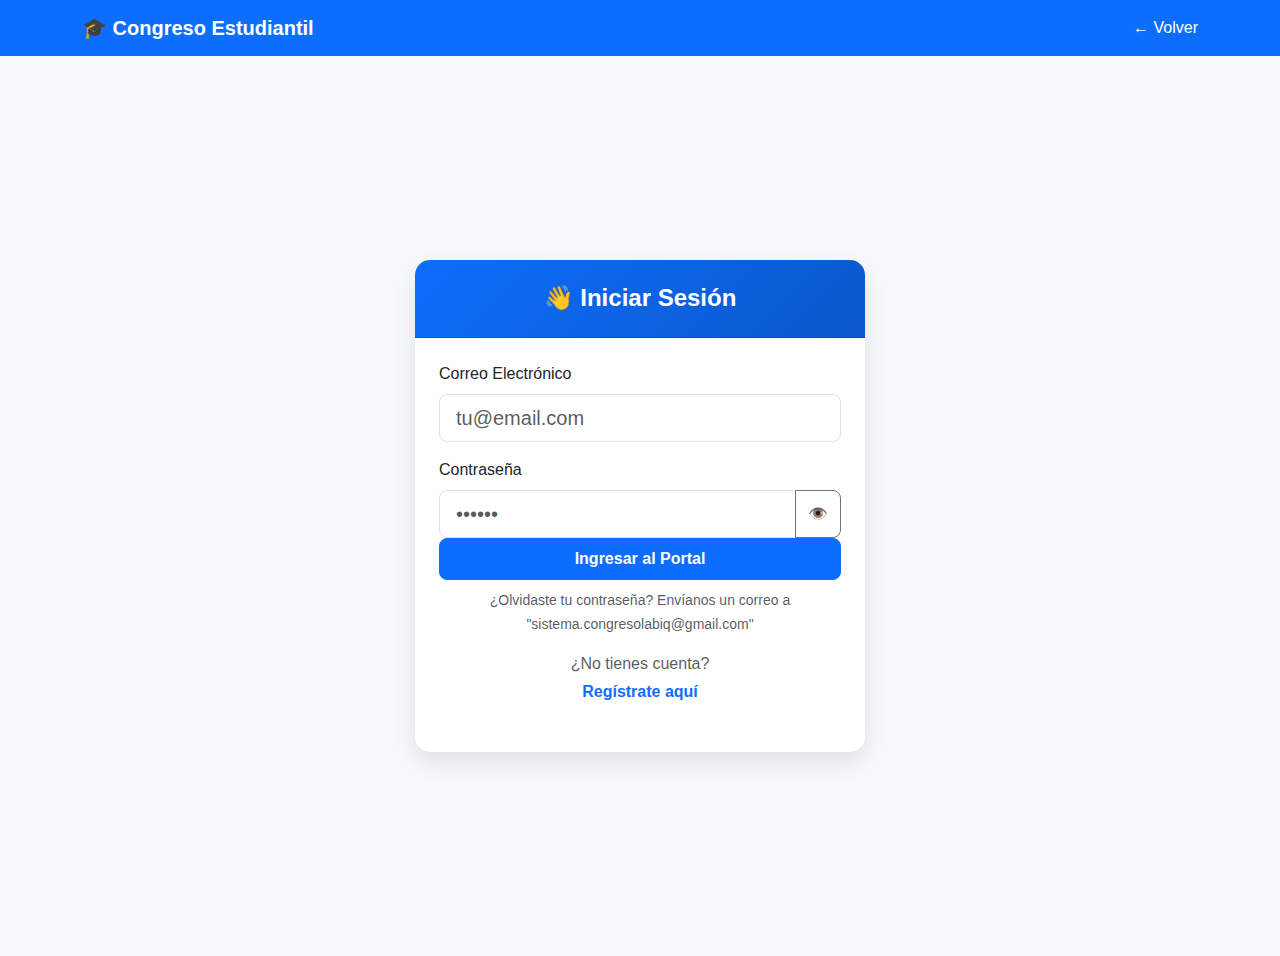
<file: student-dashboard.html>
<!DOCTYPE html>
<html lang="es">

<head>
    <meta charset="UTF-8">
    <meta name="viewport" content="width=device-width, initial-scale=1.0">
    <title>Panel del Alumno</title>
    <link href="https://cdn.jsdelivr.net/npm/bootstrap@5.1.3/dist/css/bootstrap.min.css" rel="stylesheet">
    <link rel="icon" type="image/png"
        href="https://raw.githubusercontent.com/congresolabiq-debug/Sistema/refs/heads/main/favicon.ico">
    <style>
        .work-card {
            border-left: 5px solid #6c757d;
            transition: transform 0.2s;
        }

        .work-card:hover {
            transform: translateY(-2px);
        }

        .status-accepted_oral {
            border-color: #0d6efd;
            background-color: #f8f9fa;
        }

        .status-accepted_poster {
            border-color: #198754;
            background-color: #f8f9fa;
        }

        .status-rejected {
            border-color: #dc3545;
        }

        .feedback-box {
            background: #f1f3f5;
            border-radius: 8px;
            padding: 15px;
            font-size: 0.9rem;
            white-space: pre-wrap;
        }
    </style>
    <link rel="manifest" href="manifest.json">
    <meta name="theme-color" content="#0d6efd">
    <meta name="apple-mobile-web-app-capable" content="yes">
    <meta name="apple-mobile-web-app-status-bar-style" content="black-translucent">
    <meta name="apple-mobile-web-app-title" content="LABIQ">
    <link rel="apple-touch-icon"
        href="https://raw.githubusercontent.com/congresolabiq-debug/Sistema/refs/heads/main/favicon.ico">
</head>

<body class="bg-light">
    <nav class="navbar navbar-expand-lg navbar-dark bg-primary mb-4">
        <div class="container">
            <a class="navbar-brand" href="#">👨‍🎓 Panel del Alumno</a>
            <div class="navbar-nav ms-auto">
                <a class="nav-link" href="#" onclick="logout()">Cerrar Sesión</a>
            </div>
        </div>
    </nav>

    <div class="container">
        <div class="d-flex justify-content-between align-items-center mb-4">
            <h2>Mis Trabajos</h2>
            <a href="submit-work.html" class="btn btn-primary fw-bold">📄 Nuevo Trabajo</a>
        </div>

        <div id="worksList">
            <div class="text-center py-5">
                <div class="spinner-border text-primary"></div>
            </div>
        </div>
    </div>

    <!-- Modal de Feedback -->
    <div class="modal fade" id="feedbackModal" tabindex="-1">
        <div class="modal-dialog">
            <div class="modal-content">
                <div class="modal-header bg-info text-white">
                    <h5 class="modal-title">📝 Retroalimentación del Comité</h5>
                    <button type="button" class="btn-close" data-bs-dismiss="modal"></button>
                </div>
                <div class="modal-body">
                    <div id="feedbackContent" class="feedback-box"></div>
                </div>
            </div>
        </div>
    </div>

    <script src="https://cdn.jsdelivr.net/npm/bootstrap@5.1.3/dist/js/bootstrap.bundle.min.js"></script>
    <script src="js/api-client.js"></script>
    <script>
        document.addEventListener('DOMContentLoaded', async () => {
            const session = await window.apiClient.checkAuth();
            if (!session) return window.location.href = 'login.html';

            const works = await window.apiClient.getStudentWorks(session.user.id);
            const container = document.getElementById('worksList');

            if (works.length === 0) {
                container.innerHTML = '<div class="alert alert-secondary text-center">No has enviado trabajos aún.</div>';
                return;
            }

            container.innerHTML = works.map(w => {
                const statusData = getStatusDisplay(w.status);
                const hasFeedback = w.feedback && w.feedback.length > 5; // Si hay feedback guardado

                // Botón de feedback solo si ya fue evaluado
                const feedbackBtn = hasFeedback
                    ? `<button class="btn btn-sm btn-outline-info mt-2" onclick="showFeedback('${escapeHtml(w.feedback)}')">👁️ Ver Retroalimentación</button>`
                    : '';
                // Dentro del .map de works en student-dashboard.html
                return `
    <div class="card mb-3 work-card status-${w.status} shadow-sm">
        <div class="card-body">
            <div class="d-flex justify-content-between">
                <h5 class="card-title">
                    <span class="badge bg-dark me-2">${w.short_id || ''}</span> 
                    ${w.title}
                </h5>
                <a href="${w.file_url}" target="_blank" class="btn btn-sm btn-light border">📎 PDF</a>
            </div>
            ...
        </div>
    </div>
`;
                return `
                    <div class="card mb-3 work-card status-${w.status} shadow-sm">
                        <div class="card-body">
                            <div class="d-flex justify-content-between align-items-start">
                                <div>
                                    <h5 class="card-title text-dark">${w.title}</h5>
                                    <p class="mb-1"><strong>Estado:</strong> ${statusData.badge}</p>
                                    <p class="mb-1 text-muted small">Fecha de envío: ${new Date(w.submitted_at).toLocaleDateString()}</p>
                                    ${w.final_score ? `<p class="mb-0 fw-bold text-dark">Calificación Final: ${w.final_score}/100</p>` : ''}
                                    ${feedbackBtn}
                                </div>
                                <div>
                                    <a href="${w.file_url}" target="_blank" class="btn btn-sm btn-light border">📎 PDF</a>
                                </div>
                            </div>
                        </div>
                    </div>
                `;

            }).join('');
        });

        function getStatusDisplay(status) {
            const map = {
                'pending': { badge: '<span class="badge bg-warning text-dark">Pendiente de revisión</span>' },
                'under_review': { badge: '<span class="badge bg-info text-dark">En evaluación</span>' },
                'accepted_oral': { badge: '<span class="badge bg-primary">✅ ACEPTADO PARA PONENCIA (ORAL)</span>' },
                'accepted_poster': { badge: '<span class="badge bg-success">✅ ACEPTADO PARA CARTEL (PÓSTER)</span>' },
                'rejected': { badge: '<span class="badge bg-danger">❌ NO ACEPTADO</span>' }
            };
            return map[status] || { badge: '<span class="badge bg-secondary">Desconocido</span>' };
        }

        function showFeedback(text) {
            document.getElementById('feedbackContent').innerText = text;
            new bootstrap.Modal(document.getElementById('feedbackModal')).show();
        }

        function escapeHtml(text) {
            if (!text) return '';
            return text.replace(/'/g, "\\'").replace(/"/g, '&quot;').replace(/\n/g, '\\n');
        }

        async function logout() {
            await window.apiClient.logoutUser();
            window.location.href = 'index.html';
        }
    </script>
    <script>
        if ('serviceWorker' in navigator) {
            window.addEventListener('load', () => {
                navigator.serviceWorker.register('service-worker.js')
                    .then(reg => console.log('PWA lista para instalar'))
                    .catch(err => console.log('Error al registrar PWA', err));
            });
        }
    </script>
</body>

</html>
</file>
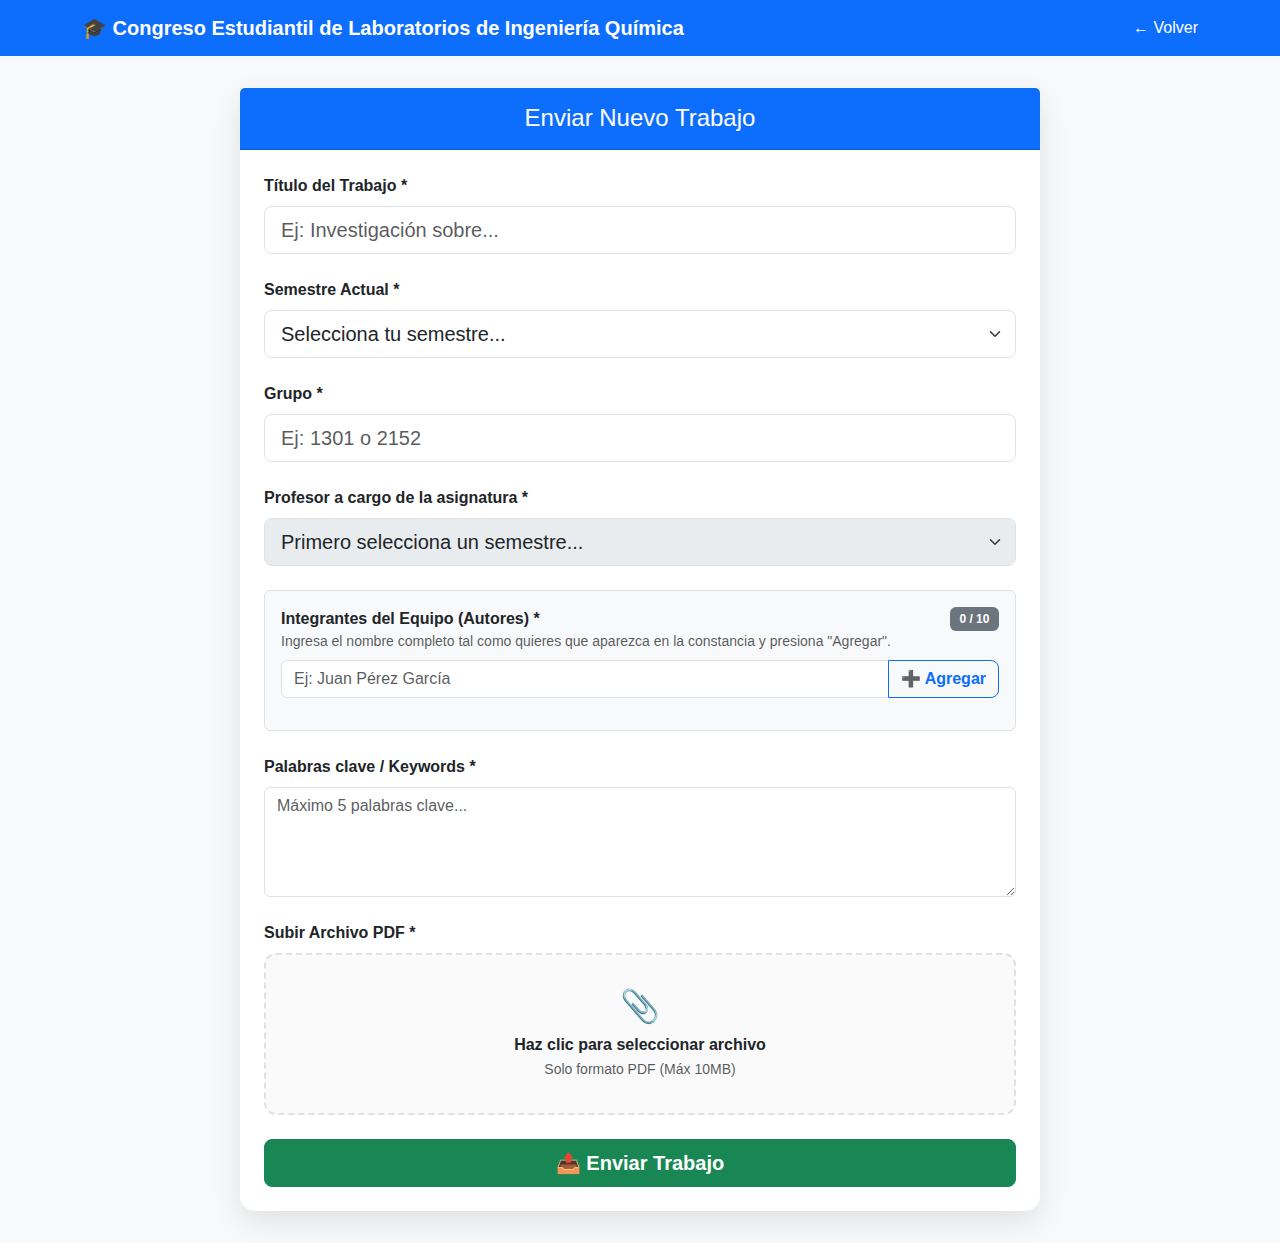
<file: submit-work.html>
<!DOCTYPE html>
<html lang="es">

<head>
    <meta charset="UTF-8">
    <meta name="viewport" content="width=device-width, initial-scale=1.0">
    <title>Enviar Trabajo - Portal Congreso</title>
    <link href="https://cdn.jsdelivr.net/npm/bootstrap@5.1.3/dist/css/bootstrap.min.css" rel="stylesheet">
    <link rel="icon" type="image/png"
        href="https://raw.githubusercontent.com/congresolabiq-debug/Sistema/refs/heads/main/favicon.ico">
    <link href="css/style.css" rel="stylesheet">
    <style>
        .file-upload-area {
            border: 2px dashed #dee2e6;
            border-radius: 12px;
            padding: 2rem;
            text-align: center;
            cursor: pointer;
            background: #fafafa;
            transition: all 0.3s;
        }

        .file-upload-area:hover {
            border-color: #007bff;
            background: #f0f8ff;
        }

        .submit-card {
            max-width: 800px;
            margin: 2rem auto;
            border-radius: 15px;
            border: none;
            box-shadow: 0 10px 30px rgba(0, 0, 0, 0.1);
        }

        .member-badge {
            font-size: 0.95rem;
            padding: 8px 12px;
            margin-right: 5px;
            margin-bottom: 5px;
            display: inline-block;
        }
    </style>
    <link rel="manifest" href="manifest.json">
    <meta name="theme-color" content="#0d6efd">
    <meta name="apple-mobile-web-app-capable" content="yes">
    <meta name="apple-mobile-web-app-status-bar-style" content="black-translucent">
    <meta name="apple-mobile-web-app-title" content="LABIQ">
    <link rel="apple-touch-icon"
        href="https://raw.githubusercontent.com/congresolabiq-debug/Sistema/refs/heads/main/favicon.ico">
</head>

<body>
    <nav class="navbar navbar-expand-lg navbar-dark bg-primary">
        <div class="container">
            <a class="navbar-brand fw-bold" href="index.html">🎓 Congreso Estudiantil de Laboratorios de Ingeniería
                Química</a>
            <a class="nav-link text-white" href="student-dashboard.html">← Volver</a>
        </div>
    </nav>

    <div class="container">
        <div class="card submit-card">
            <div class="card-header bg-primary text-white text-center py-3">
                <h4 class="mb-0">Enviar Nuevo Trabajo</h4>
            </div>
            <div class="card-body p-4">
                <form id="submitWorkForm">
                    <!-- Título -->
                    <div class="mb-4">
                        <label for="title" class="form-label fw-bold">Título del Trabajo *</label>
                        <input type="text" class="form-control form-control-lg" id="title" required
                            placeholder="Ej: Investigación sobre...">
                    </div>

                    <!-- Semestre -->
                    <div class="mb-4">
                        <label for="semester" class="form-label fw-bold">Semestre Actual *</label>
                        <select class="form-select form-select-lg" id="semester" required>
                            <option value="">Selecciona tu semestre...</option>
                            <option value="1er Semestre">1er Semestre</option>
                            <option value="2do Semestre">2do Semestre</option>
                            <option value="3er Semestre">3er Semestre</option>
                            <option value="4to Semestre">4to Semestre</option>
                            <option value="5to Semestre">5to Semestre</option>
                            <option value="6to Semestre">6to Semestre</option>
                            <option value="7mo Semestre">7mo Semestre</option>
                            <option value="8vo Semestre">8vo Semestre</option>
                            <option value="9no Semestre">9no Semestre</option>
                        </select>
                    </div>
                    <!-- Grupo -->
                    <div class="mb-4">
                        <label for="group" class="form-label fw-bold">Grupo *</label>
                        <input type="text" class="form-control form-control-lg" id="group" required
                            placeholder="Ej: 1301 o 2152">
                    </div>

                    <!-- Profesor a cargo -->
                    <div class="mb-4">
                        <label for="professorInCharge" class="form-label fw-bold">Profesor a cargo de la asignatura
                            *</label>
                        <select class="form-select form-select-lg" id="professorInCharge" required disabled>
                            <option value="">Primero selecciona un semestre...</option>
                        </select>
                    </div>

                    <!-- Campo Manual (Se activa si elige "Otro") -->
                    <div id="manualProfessorGroup" class="mb-4 d-none">
                        <label for="manualProfessor" class="form-label fw-bold text-primary">Escribe el nombre completo
                            del profesor *</label>
                        <input type="text" class="form-control form-control-lg border-primary" id="manualProfessor"
                            placeholder="Ej: Dr. Juan Pérez">
                        <div class="form-text">Si tu profesor no aparece en la lista, escríbelo aquí respetando
                            mayúsculas y minúsculas.</div>
                    </div>

                    <!-- INTEGRANTES (NUEVA SECCIÓN) -->
                    <div class="mb-4 p-3 bg-light rounded border">
                        <div class="d-flex justify-content-between align-items-center">
                            <label class="form-label fw-bold mb-0">Integrantes del Equipo (Autores) *</label>
                            <span id="memberCounter" class="badge bg-secondary">0 / 10</span>
                        </div>
                        <p class="small text-muted mb-2">Ingresa el nombre completo tal como quieres que aparezca en la
                            constancia y presiona "Agregar".</p>

                        <div class="input-group mb-3">
                            <input type="text" class="form-control" id="memberInput"
                                placeholder="Ej: Juan Pérez García">
                            <button class="btn btn-outline-primary" type="button" onclick="addMember()">➕
                                Agregar</button>
                        </div>

                        <!-- Lista visual de integrantes -->
                        <div id="membersList" class="d-flex flex-wrap"></div>
                        <div id="membersError" class="text-danger small mt-1 d-none">Debes agregar al menos un
                            integrante.</div>
                    </div>

                    <!-- Resumen -->
                    <div class="mb-4">
                        <label for="abstract" class="form-label fw-bold">Palabras clave / Keywords *</label>
                        <textarea class="form-control" id="abstract" rows="4" placeholder="Máximo 5 palabras clave..."
                            required></textarea>
                    </div>

                    <!-- Subida de Archivo -->
                    <div class="mb-4">
                        <label class="form-label fw-bold">Subir Archivo PDF *</label>
                        <div class="file-upload-area" id="fileUploadArea">
                            <p class="h2">📎</p>
                            <p class="mb-0 fw-bold" id="fileName">Haz clic para seleccionar archivo</p>
                            <small class="text-muted">Solo formato PDF (Máx 10MB)</small>
                            <input type="file" class="d-none" id="fileInput" accept=".pdf" required>
                        </div>
                    </div>

                    <div class="d-grid">
                        <button type="submit" class="btn btn-success btn-lg" id="submitButton">
                            📤 Enviar Trabajo
                        </button>
                    </div>
                </form>
            </div>
        </div>
    </div>

    <script src="https://cdn.jsdelivr.net/npm/bootstrap@5.1.3/dist/js/bootstrap.bundle.min.js"></script>
    <script src="js/api-client.js"></script>
    <script>
        // --- VARIABLES GLOBALES ---
        let members = [];
        const semesterSelect = document.getElementById('semester');
        const professorSelect = document.getElementById('professorInCharge');
        const manualGroup = document.getElementById('manualProfessorGroup');
        const manualInput = document.getElementById('manualProfessor');
        const fileInput = document.getElementById('fileInput');

        // --- 1. LÓGICA DE INTEGRANTES (MÁXIMO 10) ---
        function addMember() {
            const input = document.getElementById('memberInput');
            const name = input.value.trim().toUpperCase();

            if (!name) return;
            if (members.length >= 10) {
                alert('⚠️ Límite alcanzado: Solo se permiten máximo 10 integrantes.');
                return;
            }
            if (members.includes(name)) return alert('Este integrante ya está en la lista.');

            members.push(name);
            input.value = '';
            renderMembers();
        }

        function removeMember(index) {
            members.splice(index, 1);
            renderMembers();
        }

        function renderMembers() {
            const container = document.getElementById('membersList');
            const counter = document.getElementById('memberCounter');
            const input = document.getElementById('memberInput');
            const btn = document.querySelector('button[onclick="addMember()"]');

            container.innerHTML = members.map((m, i) => `
        <span class="badge bg-white text-dark border member-badge shadow-sm">
            👤 ${m} 
            <button type="button" class="btn-close btn-close-sm ms-2" onclick="removeMember(${i})" style="font-size: 0.5rem;"></button>
        </span>
    `).join('');

            counter.textContent = `${members.length} / 10`;
            counter.className = members.length >= 10 ? "badge bg-danger" : "badge bg-secondary";

            // Bloquear si llega a 10
            const isFull = members.length >= 10;
            input.disabled = isFull;
            input.placeholder = isFull ? "Límite alcanzado" : "Ej: Juan Pérez García";
            btn.disabled = isFull;

            if (members.length > 0) document.getElementById('membersError').classList.add('d-none');
        }

        // --- 2. LÓGICA DE PROFESORES DINÁMICOS ---

        // Detectar cambio de semestre para cargar lista de profesores
        semesterSelect.addEventListener('change', async () => {
            const selectedSemester = semesterSelect.value;
            manualGroup.classList.add('d-none'); // Esconder campo manual al cambiar semestre

            if (!selectedSemester) {
                professorSelect.disabled = true;
                professorSelect.innerHTML = '<option value="">Primero selecciona un semestre...</option>';
                return;
            }

            professorSelect.disabled = true;
            professorSelect.innerHTML = '<option value="">⏳ Cargando profesores...</option>';

            try {
                const response = await window.apiClient.getProfessorsBySemester(selectedSemester);
                if (response.success && response.data.length > 0) {
                    professorSelect.disabled = false;
                    let options = '<option value="">-- Selecciona a tu profesor --</option>';
                    response.data.forEach(p => options += `<option value="${p.name}">${p.name}</option>`);
                    options += `<option value="Otro">Otro (No está en la lista)</option>`;
                    professorSelect.innerHTML = options;
                } else {
                    professorSelect.disabled = false;
                    professorSelect.innerHTML = '<option value="Otro">Otro (Escribir manualmente)</option>';
                    manualGroup.classList.remove('d-none'); // Mostrar manual si no hay lista
                }
            } catch (e) {
                alert("Error al conectar con la base de datos de profesores.");
            }
        });

        // Mostrar/Ocultar campo manual si eligen "Otro"
        professorSelect.addEventListener('change', () => {
            if (professorSelect.value === 'Otro') {
                manualGroup.classList.remove('d-none');
                manualInput.required = true;
                manualInput.focus();
            } else {
                manualGroup.classList.add('d-none');
                manualInput.required = false;
                manualInput.value = '';
            }
        });

        // --- 3. MANEJO DE ARCHIVOS (PDF) ---
        const area = document.getElementById('fileUploadArea');
        area.addEventListener('click', () => fileInput.click());
        fileInput.addEventListener('change', (e) => {
            if (e.target.files[0]) {
                const file = e.target.files[0];
                if (file.type !== 'application/pdf') {
                    alert('❌ Solo se permiten archivos PDF');
                    fileInput.value = '';
                    return;
                }
                document.getElementById('fileName').textContent = "✅ " + file.name;
                area.style.borderColor = "#198754";
            }
        });

        // --- 4. ENVÍO DEL FORMULARIO ---
        document.getElementById('submitWorkForm').addEventListener('submit', async (e) => {
            e.preventDefault();

            // Validar integrantes
            if (members.length === 0) {
                document.getElementById('membersError').classList.remove('d-none');
                alert('⚠️ Agrega al menos un integrante.');
                return;
            }

            // Validar nombre de profesor
            let finalProfessorName = professorSelect.value;
            if (finalProfessorName === 'Otro') {
                finalProfessorName = manualInput.value.trim();
            }
            if (!finalProfessorName) return alert("⚠️ Selecciona o escribe el nombre del profesor.");

            if (fileInput.files.length === 0) return alert('⚠️ Selecciona un archivo PDF');

            const btn = document.getElementById('submitButton');
            btn.disabled = true;
            btn.innerHTML = '<span class="spinner-border spinner-border-sm"></span> Enviando...';

            try {
                const session = await window.apiClient.checkAuth();
                const membersString = members.join(', ');

                const workData = {
                    student_id: session.user.id,
                    title: document.getElementById('title').value,
                    abstract: document.getElementById('abstract').value,
                    semester: semesterSelect.value,
                    group: document.getElementById('group').value,
                    professor_cargo: finalProfessorName,
                    team_members: membersString
                };

                const result = await window.apiClient.submitWork(workData, fileInput.files[0]);

                if (result.success) {
                    alert('✅ Trabajo enviado correctamente. ID asignado: ' + result.shortId);
                    window.location.href = 'student-dashboard.html';
                } else {
                    throw new Error(result.error);
                }
            } catch (err) {
                alert('Error: ' + err.message);
                btn.disabled = false;
                btn.innerHTML = '📤 Enviar Trabajo';
            }
        });
    </script>
    <script>
        if ('serviceWorker' in navigator) {
            window.addEventListener('load', () => {
                navigator.serviceWorker.register('service-worker.js')
                    .then(reg => console.log('PWA lista para instalar'))
                    .catch(err => console.log('Error al registrar PWA', err));
            });
        }
    </script>
</body>

</html>
</file>
<file: css/style.css>
/* css/style.css */

body {
    background-color: #f8f9fa;
    font-family: 'Segoe UI', Tahoma, Geneva, Verdana, sans-serif;
    overflow-x: hidden; /* Elimina el scroll horizontal en móviles */
}

/* LOGIN Y REGISTRO RESPONSIVO */
.login-container {
    min-height: 100vh; /* Ocupa toda la altura de la pantalla */
    display: flex;
    align-items: center;
    justify-content: center;
    padding: 20px;
}

.login-card {
    width: 100%;
    max-width: 450px; /* Ancho máximo fijo para que no se estire */
    border-radius: 15px;
    border: none;
    box-shadow: 0 10px 25px rgba(0,0,0,0.1);
}

.login-card .card-header {
    background: linear-gradient(135deg, #0d6efd, #0a58ca);
    color: white;
    border-radius: 15px 15px 0 0 !important;
    padding: 1.5rem;
}

/* ADMIN DASHBOARD */
.admin-container {
    background: #f8f9fa;
}

.stats-card {
    border-radius: 12px;
    border: none;
    box-shadow: 0 4px 12px rgba(0,0,0,0.05);
    transition: transform 0.2s ease;
    margin-bottom: 1rem;
}

/* Para que las tarjetas no se peguen en móviles */
.col-lg-3, .col-lg-9 {
    padding-bottom: 1rem;
}

/* Badges y botones */
.btn { border-radius: 8px; font-weight: 600; }
.badge { padding: 0.5em 0.8em; }

/* Ajustes para móviles */
@media (max-width: 768px) {
    .login-card {
        margin-top: 2rem;
        margin-bottom: 2rem;
    }
    
    .navbar-brand {
        font-size: 1.1rem; /* Texto más pequeño en móvil */
    }
}
</file>
